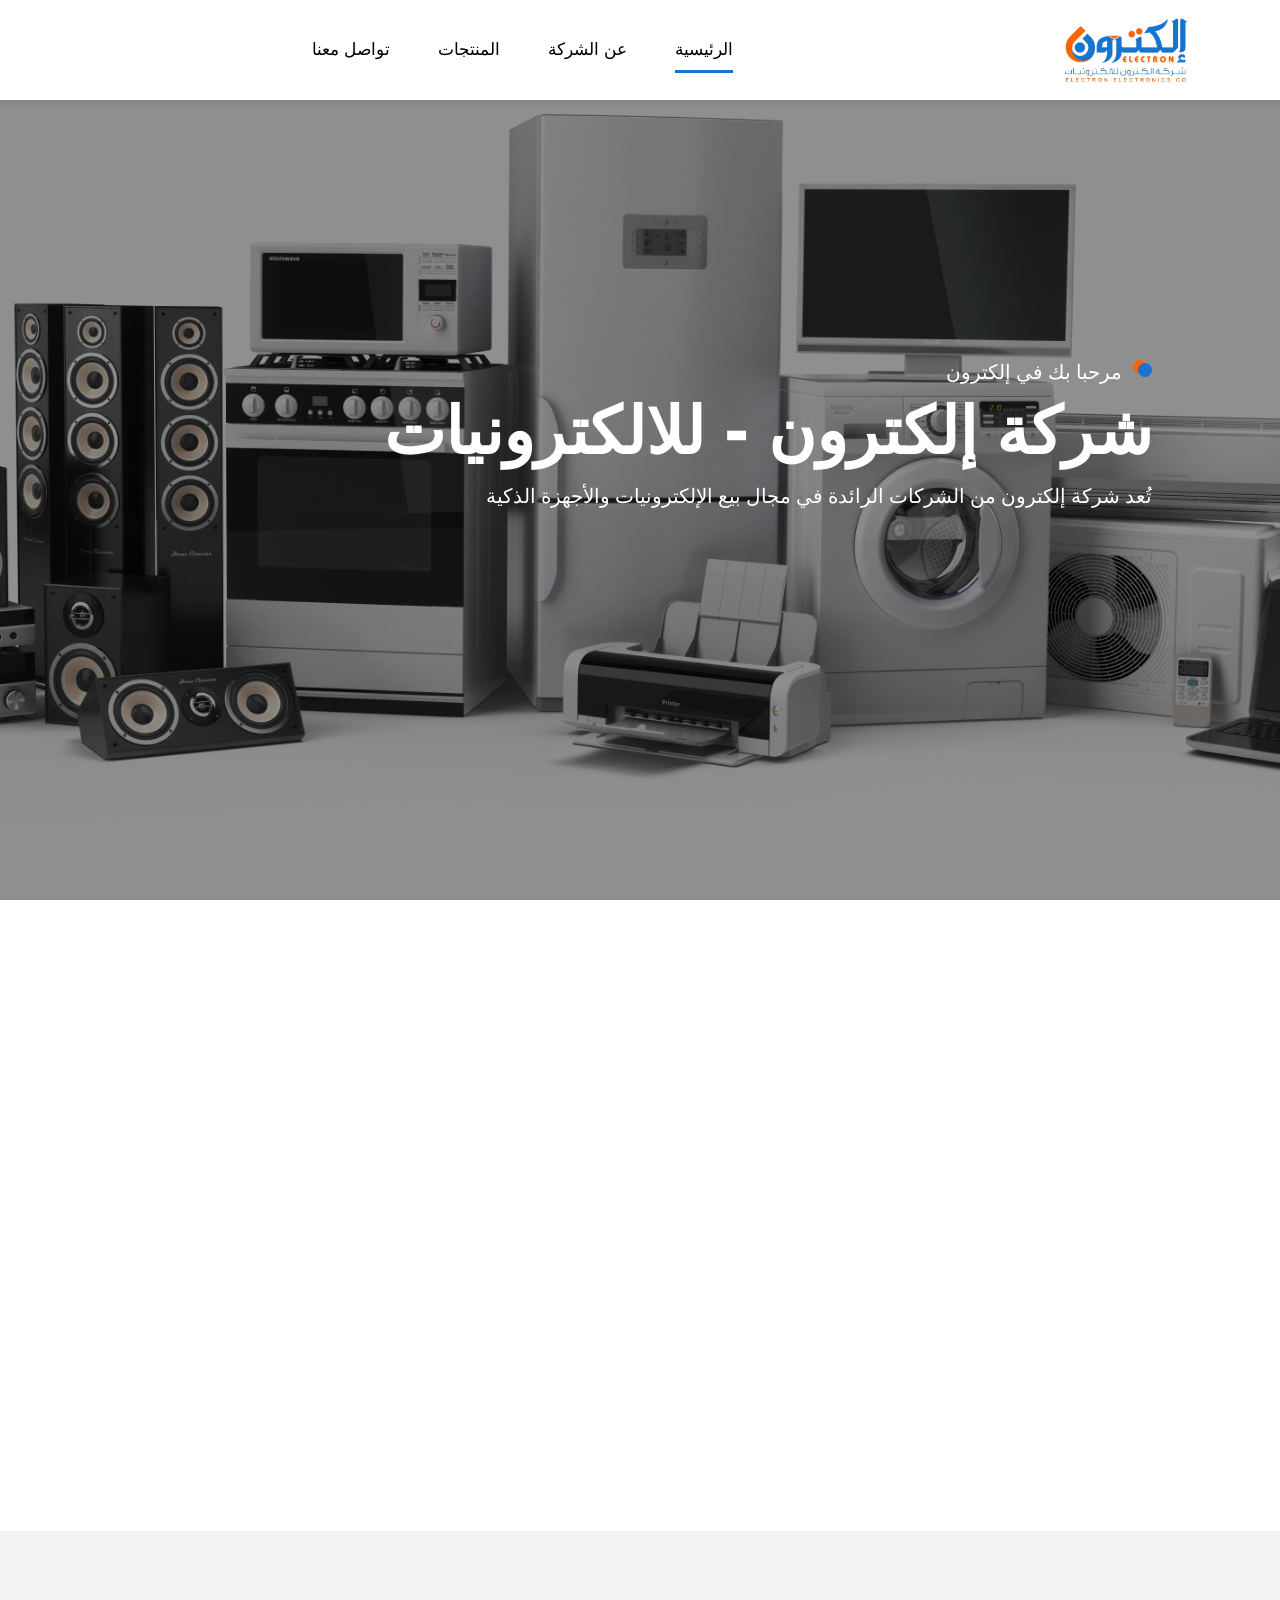
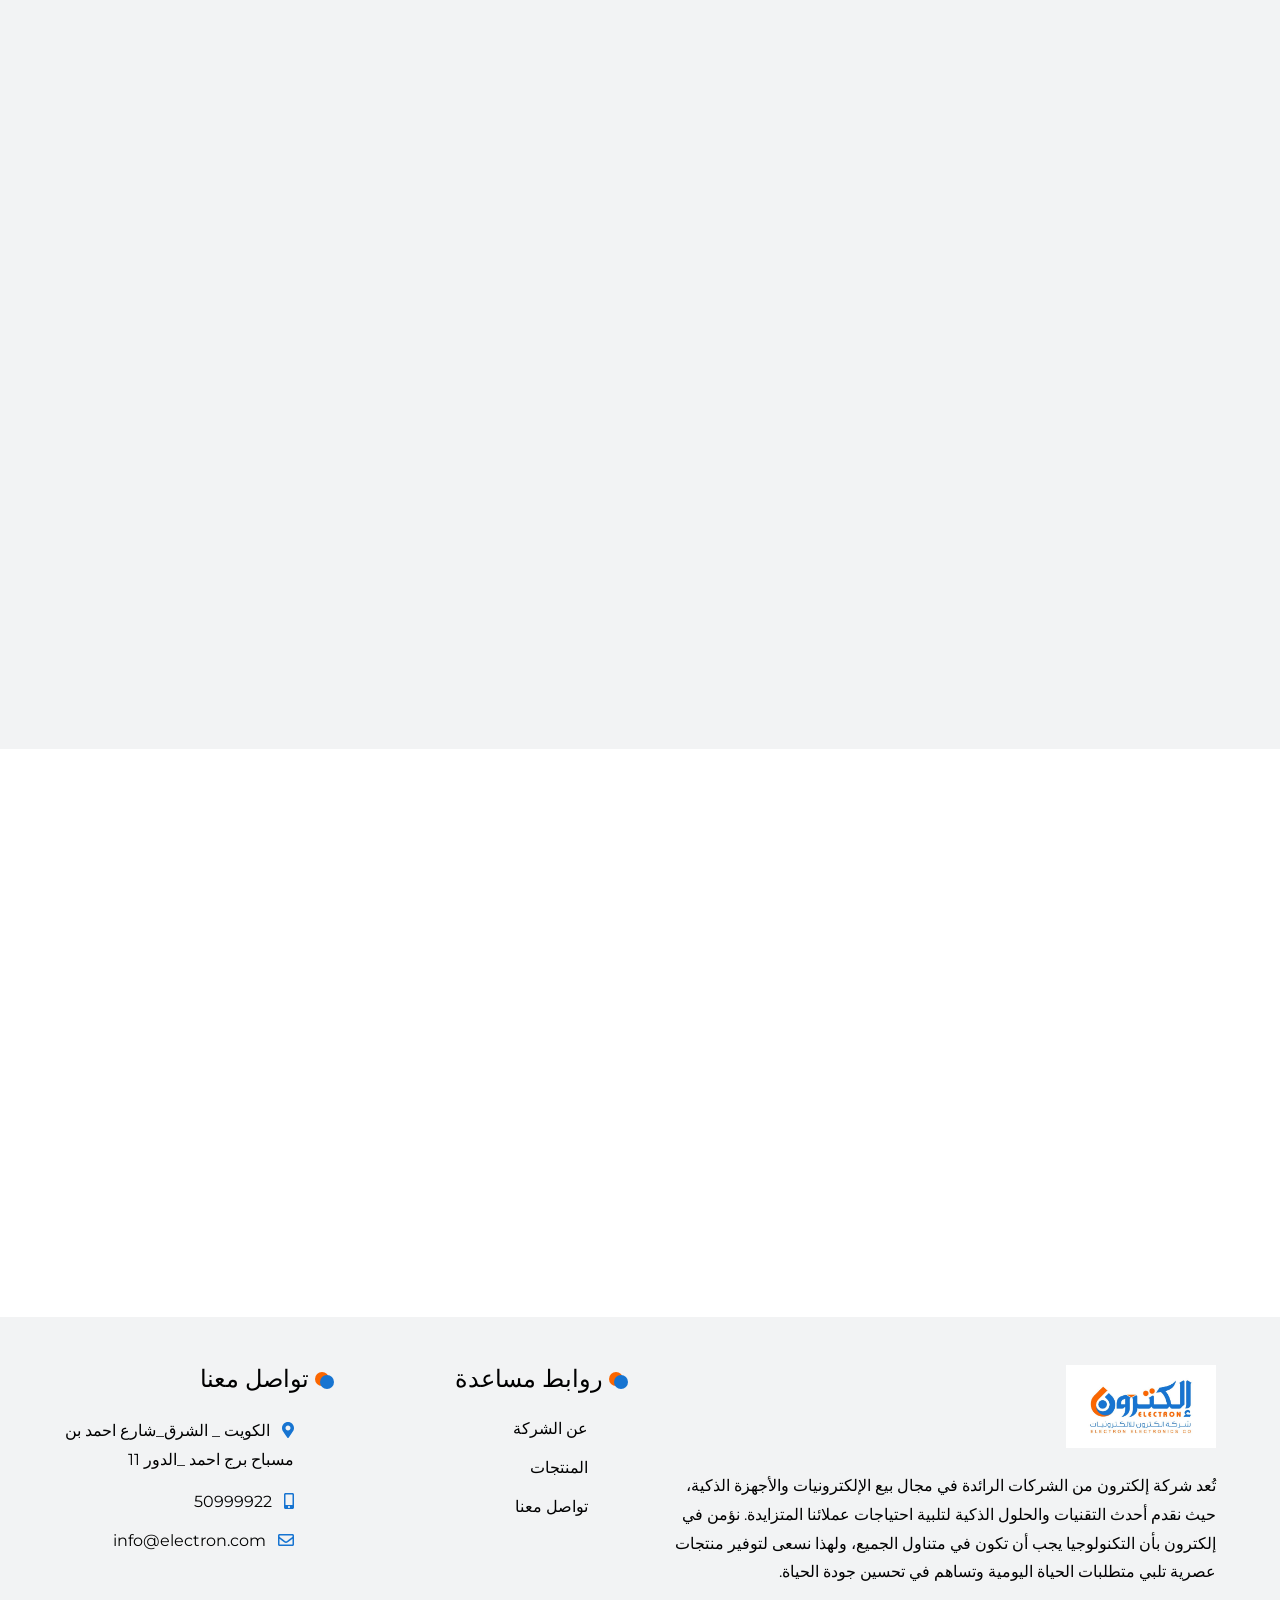
<file: index.html>
<!DOCTYPE html>
<html dir="rtl" lang="ar">

<head>
  <meta charset="UTF-8" />
  <meta name="description" content="" />
  <meta name="keywords" content="" />
  <meta name="author" content="" />
  <meta http-equiv="X-UA-Compatible" content="IE=edge" />
  <meta name="viewport" content="width=device-width, initial-scale=1" />
  <meta property="og:url" content="" />
  <meta property="og:type" content="article" />
  <meta property="og:title" content="" />
  <meta property="og:description" content="" />
  <meta property="og:image" content="" />
  <title>إلكترون</title>

  <link rel="shortcut icon" href="SiteAssets/images/logo.jpg" sizes="25x25" />

  <!-- Stylesheets -->
  <link rel="stylesheet" href="SiteAssets/bootstrap-5.1.3/dist/css/bootstrap.min.css">
  <link rel="stylesheet" href="SiteAssets/fontawesome-free-5.15.4-web/css/all.min.css">
  <link rel="stylesheet" href="SiteAssets/css/animate.min.css">
  <link rel="stylesheet" href="SiteAssets/aos-master/dist/aos.css">


  <!-- Main Style -->
  <link rel="stylesheet" href="SiteAssets/css/style.css" type="text/css" />

  <!-- Owl Carousel -->
  <link rel="stylesheet" href="SiteAssets/OwlCarousel2-2.3.4/dist/assets/owl.carousel.min.css" />
  <link rel="stylesheet" href="SiteAssets/OwlCarousel2-2.3.4/dist/assets/owl.theme.default.min.css" />

  <!-- include Gallery (lightbox) plugin -->
  <link rel="stylesheet" href="SiteAssets/lightbox/css/lightbox.min.css" />
  <!-- fonts -->
  <link rel="preconnect" href="https://fonts.googleapis.com">
  <link rel="preconnect" href="https://fonts.gstatic.com" crossorigin>
  <link href="https://fonts.googleapis.com/css2?family=Montserrat:wght@400;500;600;700;800;900&display=swap"
    rel="stylesheet">
</head>

<body>

  <header class="navbar navbar-expand-lg navbar-dark fixed-top">
    <div class="contain px-5">
      <a class="navbar-brand" href="index.html">
        <img src="SiteAssets/images/logo.jpg">
      </a>
      <button class="navbar-toggler" type="button" data-bs-toggle="collapse" data-bs-target="#navbarSupportedContent"
        aria-controls="navbarSupportedContent" aria-expanded="false" aria-label="Toggle navigation">
        <span class="navbar-toggler-icon"></span>
      </button>
      <div class="collapse navbar-collapse" id="navbarSupportedContent">
        <ul class="navbar-nav mx-auto mb-2 mb-lg-0">
          <li class="nav-item active" aria-current="page">
            <a class="nav-link" href="index.html">الرئيسية</a>
          </li>
          <li class="nav-item">
            <a class="nav-link" href="about.html"> عن الشركة</a>
          </li>
          <li class="nav-item">
            <a class="nav-link" href="products.html">المنتجات</a>
          </li>
          <li class="nav-item">
            <a class="nav-link" href="contact.html"> تواصل معنا</a>
          </li>
        </ul>
      </div>


    </div>
  </header>

  <main>
    <section class="slider">
      <div class="owl-one owl-carousel owl-theme">
        <div class="item">
          <figure>
            <img src="SiteAssets/images/bg4.jpg" alt="">
            <figcaption>
              <h5 class="slide-title-1"> مرحبا بك في إلكترون</h5>
              <h2 class="slide-title-2">            شركة إلكترون -   للالكترونيات
              </h2>
              <p class="slide-text">
                 تُعد شركة إلكترون من الشركات الرائدة في مجال بيع الإلكترونيات والأجهزة الذكية 
              </p>
            </figcaption>
          </figure>
        </div>
        <!-- <div class="item">
          <figure>
            <img src="SiteAssets/images/bg1.jpg" alt="">
            <figcaption>
              <h5 class="slide-title-1"> مرحبا بك في إلكترون</h5>
              <h2 class="slide-title-2">            شركة إلكترون -   للالكترونيات
              </h2>
              <p class="slide-text">
                 تُعد شركة إلكترون من الشركات الرائدة في مجال بيع الإلكترونيات والأجهزة الذكية 
              </p>
            </figcaption>
          </figure>
        </div> -->

        <!-- <div class="item">
          <figure>
            <img src="SiteAssets/images/bg5.jpg" alt="">
            <figcaption>
              <h5 class="slide-title-1"> مرحبا بك في إلكترون</h5>
              <h2 class="slide-title-2">            شركة إلكترون -   للالكترونيات
              </h2>
              <p class="slide-text">
                 تُعد شركة إلكترون من الشركات الرائدة في مجال بيع الإلكترونيات والأجهزة الذكية 
              </p>
            </figcaption>
          </figure>
        </div> -->
       
      </div>
    </section>

    <section class="about-sec p-sm-5 p-4 ">
      <div class="row pt-5 m-0 justify-content-between align-items-center overflow-hidden">
        <div class="col-lg-6 py-sm-0 py-4" data-aos="fade-left">
          <h6 class="about-mini-title">عن الشركة </h6>
          <h2 class="about-title my-3">
            شركة إلكترون -   للالكترونيات
          </h2>
          <p>

            تُعد شركة إلكترون من الشركات الرائدة في مجال بيع الإلكترونيات والأجهزة الذكية، حيث نقدم أحدث التقنيات
            والحلول الذكية لتلبية احتياجات عملائنا المتزايدة. نؤمن في إلكترون بأن التكنولوجيا يجب أن تكون في متناول
            الجميع، ولهذا نسعى لتوفير منتجات عصرية تلبي متطلبات الحياة اليومية وتساهم في تحسين جودة الحياة.

            خدماتنا
            لا يقتصر دورنا على بيع الأجهزة فحسب، بل نقدم أيضًا خدمات ما بعد البيع المميزة، بما في ذلك الصيانة، والدعم
            الفني، والاستشارات التقنية، لنساعد عملاءنا في الحصول على أقصى استفادة من أجهزتهم.

            رؤيتنا
            نهدف في إلكترون إلى أن نكون الوجهة الأولى لعشاق التكنولوجيا، حيث نبني جسورًا من الثقة مع عملائنا من خلال
            توفير منتجات ذات جودة عالية وخدمات ممتازة.

            لماذا إلكترون؟
            أحدث التقنيات: نوفر الأجهزة الأكثر تطورًا في السوق.
            أسعار تنافسية: نحافظ على توازن بين الجودة والسعر لتلبية مختلف الاحتياجات.
            دعم فني متواصل: فريقنا المتخصص على استعداد لمساعدتك في أي وقت.
            إلكترون هو المكان الأمثل لعشاق التكنولوجيا والباحثين عن الأجهزة الحديثة ذات الجودة العالية والخدمات
            الممتازة. تابعونا واستمتعوا بتجربة تسوق إلكتروني لا مثيل لها!


          </p>
        </div>
        <div class="col-lg-5 h-100" data-aos="fade-right">
          <figure class="about-img">
            <img src="SiteAssets/images/about.webp" alt="">

          </figure>
        </div>
      </div>

    </section>


    <section class="products p-sm-5 p-4 ">
      <h2 class="title display-4 pb-3 text-center" data-aos="fade-down">المنتجات</h2>
      <h6 class="px-xl-5 pt-3 text-center" data-aos="zoom-in">       نقدم مجموعة واسعة من الأجهزة الإلكترونية، بما في ذلك الهواتف الذكية، وأجهزة الحاسوب المحمول،
        وأجهزة التلفاز الذكية، والسماعات، وغيرها من الملحقات التقنية. </h6>
      <ul class="nav nav-pills justify-content-center" id="pills-tab" role="tablist">
        <li class="nav-item" role="presentation" data-aos="zoom-in">
          <button class="nav-link fw-bold active" id="pills-contact-tab" data-bs-toggle="pill" data-bs-target="#pills-contact"
            type="button" role="tab" aria-controls="pills-contact" aria-selected="false">الغسالات
          </button>
        </li>
        <li class="nav-item" role="presentation" data-aos="zoom-in">
          <button class="nav-link fw-bold " id="pills-home-tab" data-bs-toggle="pill" data-bs-target="#pills-home"
            type="button" role="tab" aria-controls="pills-home" aria-selected="false">الموبايلات
          </button>

        </li>
       
        <li class="nav-item" role="presentation" data-aos="zoom-in">
          <button class="nav-link fw-bold" id="pills-profile-tab" data-bs-toggle="pill" data-bs-target="#pills-profile"
            type="button" role="tab" aria-controls="pills-profile" aria-selected="false">التلفزيونات
          </button>
        </li>
      </ul>
      <div class="tab-content px-xl-5 pt-3" id="pills-tabContent">
        <div class="tab-pane fade " id="pills-home" role="tabpanel" aria-labelledby="pills-home-tab">
          <div class="row">
            <div class="col-lg-3 col-md-6 mb-4 product position-relative" data-aos="zoom-in">
              <figure class="product-img m-0">
                <img src="SiteAssets/images/mobile1.jpg" alt="#">
              </figure>
              <div class="pro-caption">
                <h6 class="product-btn"> <a href="products.html">هاتف</a></h6>
                <h5><a href="single-product.html"> سامسونج جالاكسي إس23 ألترا </a></h5>
              </div>
            </div>
            <div class="col-lg-3 col-md-6 mb-4 product position-relative" data-aos="zoom-in">
              <figure class="product-img m-0">
                <img src="SiteAssets/images/product2.webp" alt="#">
              </figure>
              <div class="pro-caption">
                <h6 class="product-btn"> <a href="products.html">هاتف</a></h6>
                <h5><a href="single-product.html"> ايفون 15</a></h5>
              </div>
            </div>
            <div class="col-lg-3 col-md-6 mb-4 product position-relative" data-aos="zoom-in">
              <figure class="product-img m-0">
                <img src="SiteAssets/images/product3.webp" alt="#">
              </figure>
              <div class="pro-caption">
                <h6 class="product-btn"><a href="products.html">هاتف</a></h6>
                <h5><a href="single-product.html">  أيفون 12 من أبل</a></h5>
              </div>
            </div>
            <div class="col-lg-3 col-md-6 mb-4 product position-relative" data-aos="zoom-in">
              <figure class="product-img m-0">
                <img src="SiteAssets/images/product1.webp" alt="#">
              </figure>
              <div class="pro-caption">
                <h6 class="product-btn"><a href="products.html">هاتف</a></h6>
                <h5><a href="single-product.html">  ايفون 15 برو ماكس</a></h5>
              </div>
            </div>
          </div>

        </div>
        <div class="tab-pane fade" id="pills-profile" role="tabpanel" aria-labelledby="pills-profile-tab">
          <div class="row m-0">
            <div class="col-lg-3 col-md-6 mb-4 product position-relative" data-aos="zoom-in">
              <figure class="product-img m-0">
                <img src="SiteAssets/images/tv1.webp" alt="#">
              </figure>
              <div class="pro-caption">
                <h6 class="product-btn">تليفزيون</h6>
                <h5><a href="single-product.html">48 بوصة من بينكيو </a></h5>
              </div>
            </div>
            <div class=" col-lg-3 col-md-6 mb-4 product position-relative" data-aos="zoom-in">
              <figure class="product-img m-0">
                <img src="SiteAssets/images/tv2.webp" alt="#">
              </figure>
              <div class="pro-caption">
                <h6 class="product-btn"> تليفزيون</h6>
                <h5><a href="single-product.html"> 75 بوصة من سوني</a></h5>
              </div>
            </div>
            <div class=" col-lg-3 col-md-6 mb-4 product position-relative" data-aos="zoom-in">
              <figure class="product-img m-0">
                <img src="SiteAssets/images/tv3.webp" alt="#">
              </figure>
              <div class="pro-caption">
                <h6 class="product-btn">تليفزيون</h6>
                <h5><a href="single-product.html">75 بوصة من هايسنس </a></h5>
              </div>
            </div>
            <div class=" col-lg-3 col-md-6 mb-4 product position-relative" data-aos="zoom-in">
              <figure class="product-img m-0">
                <img src="SiteAssets/images/tv4.webp" alt="#">
              </figure>
              <div class="pro-caption">
                <h6 class="product-btn">تليفزيون</h6>
                <h5><a href="single-product.html">سوني برافيا الذكي 98 بوصة    </a></h5>
              </div>
            </div>


          </div>

        </div>
        <div class="tab-pane fade active show" id="pills-contact" role="tabpanel" aria-labelledby="pills-contact-tab">
          <div class="row m-0">
            <div class=" col-lg-3 col-md-6 mb-4 product position-relative" data-aos="zoom-in">
              <figure class="product-img m-0">
                <img src="SiteAssets/images/wahs1.webp" alt="#">
              </figure>
              <div class="pro-caption">
                <h6 class="product-btn">غساله</h6>
                <h5><a href="single-product.html"> فيفاتشي   إل جي 10 كجم  </a></h5>
              </div>
            </div>
            <div class=" col-lg-3 col-md-6 mb-4 product position-relative" data-aos="zoom-in">
              <figure class="product-img m-0">
                <img src="SiteAssets/images/wash2.webp" alt="#">
              </figure>
              <div class="pro-caption">
                <h6 class="product-btn"> غساله</h6>
                <h5><a href="single-product.html"> هايسنس 12 كجم</a></h5>
              </div>
            </div>
            <div class=" col-lg-3 col-md-6 mb-4 product position-relative" data-aos="zoom-in">
              <figure class="product-img m-0">
                <img src="SiteAssets/images/wash4.webp" alt="#">
              </figure>
              <div class="pro-caption">
                <h6 class="product-btn"> غساله</h6>
                <h5><a href="single-product.html"> بوش   9 كجم </a></h5>
              </div>
            </div>
            <div class=" col-lg-3 col-md-6 mb-4 product position-relative" data-aos="zoom-in">
              <figure class="product-img m-0">
                <img src="SiteAssets/images/wash3.webp" alt="#">
              </figure>
              <div class="pro-caption">
                <h6 class="product-btn"> غساله</h6>
                <h5><a href="single-product.html"> هاير 9 كجم</a></h5>
              </div>
            </div>
          </div>

        </div>
      </div>
      <div class="section-link text-center py-4" data-aos="fade-in">
        <a href="products.html">
          <span> اعرض كل المنتجات </span>
          <svg xmlns="http://www.w3.org/2000/svg" width="16" height="16" fill="currentColor"
            class="bi bi-arrow-left-circle" viewBox="0 0 16 16">
            <path fill-rule="evenodd"
              d="M1 8a7 7 0 1 0 14 0A7 7 0 0 0 1 8zm15 0A8 8 0 1 1 0 8a8 8 0 0 1 16 0zM4.5 7.5a.5.5 0 0 0 0 1h5.793l-2.147 2.146a.5.5 0 0 0 .708.708l3-3a.5.5 0 0 0 0-.708l-3-3a.5.5 0 1 0-.708.708L10.293 7.5H4.5z">
            </path>
          </svg> </a>
      </div>

    </section>

    <section class="contact pt-sm-5 pt-4 px-sm-5 px-4">
      <h2 class="title display-4 pb-3 text-center" data-aos="fade-down">تواصل معنا</h2>

      <div class="row p-4 overflow-hidden">
        <div class="col-xl-4 col-lg-6 p-0" data-aos="fade-left">
          <div class="contact-info ">
            <h6 class="contact-title">Contact</h6>
            <ul class="list-unstyled mx-0 my-3 p-0">

              <li><a href="#" class="d-block">
                  <strong>الإيميل : </strong>
                  info@electron.com                </a>
              </li>
              <li><a href="#" class="d-block">
                  <strong>الواتساب :</strong>
                  50999922                </a>
              </li>
            </ul>
            <h6 class="contact-title">العنوان</h6>
            <p>الكويت _ الشرق_شارع احمد بن مسباح برج احمد _الدور 11</p>
            <h6 class="contact-title">Social Media</h6>
            <div class="social-media">
              <a href="#"><i class="fab fa-facebook-square"></i></a>
              <a href="#"><i class="fab fa-twitter"></i></a>
              <a href="#"><i class="fab fa-youtube"></i></a>
            </div>
          </div>
        </div>
        <div class="col-xl-8 col-lg-6 contact-map p-0" data-aos="fade-right">
          <iframe src="https://www.google.com/maps/embed?pb=!1m18!1m12!1m3!1d27812.767776738256!2d47.94610979182906!3d29.382117034482356!2m3!1f0!2f0!3f0!3m2!1i1024!2i768!4f13.1!3m3!1m2!1s0x3fcf84923ce75e13%3A0xcde01198ed97a055!2sSharq%2C%20Kuwait%20City%2C%20Kuwait!5e0!3m2!1sen!2seg!4v1731756713487!5m2!1sen!2seg" width="600" height="450" style="border:0;" allowfullscreen="" loading="lazy" referrerpolicy="no-referrer-when-downgrade"></iframe>
        </div>

      </div>
    </section>

  </main>
  <footer class="p-sm-5 p-4">
    <div class="row position-relative justify-content-center px-3">
      <div class="col-lg-6">
        <figure>
          <img src="SiteAssets/images/logo.jpg" alt="#">
          <figcaption class="pt-4">
            <p>تُعد شركة إلكترون من الشركات الرائدة في مجال بيع الإلكترونيات والأجهزة الذكية، حيث نقدم أحدث التقنيات والحلول الذكية لتلبية احتياجات عملائنا المتزايدة. نؤمن في إلكترون بأن التكنولوجيا يجب أن تكون في متناول الجميع، ولهذا نسعى لتوفير منتجات عصرية تلبي متطلبات الحياة اليومية وتساهم في تحسين جودة الحياة.</p>
          </figcaption>

        </figure>
      </div>
      <div class="col-lg-6">
        <div class="row">
          <div class="col-md-6 col-sm-12 ps-lg-5">
            <h4 class="footer-title position-relative">روابط مساعدة</h4>
            <ul class="list-unstyled pt-4">
              <li><a href="about.html">عن الشركة</a></li>
              <li><a href="products.html">المنتجات</a></li>
              <li><a href="contact.html">تواصل معنا</a></li>
            </ul>
          </div>
          <div class="col-md-6 col-sm-12">
            <h4 class="footer-title position-relative">تواصل معنا</h4>
            <ul class="list-unstyled pt-4 ">
              <li>
                <p class="m-0">
                  <i class="fas fa-map-marker-alt main-color"></i>
                  <a href="#" class="d-inline mb-2 mx-2"> الكويت _ الشرق_شارع احمد بن مسباح برج احمد _الدور  11</a>
                </p>
              </li>
              <li>
                <i class="fas fa-mobile-alt main-color"></i>
                <a href="#" class="d-inline mb-2 mx-2">50999922</a>
              </li>
              <li>
                <i class="far fa-envelope main-color"></i>
                <a href="#" class="d-inline mb-2 mx-2">
                  info@electron.com
                </a>
              </li>
            </ul>
          </div>
        </div>
      </div>
    </div>
  </footer>
  <script src="SiteAssets/js/jquery-3.6.0.min.js"></script>
  <script src="SiteAssets/bootstrap-5.1.3/dist/js/bootstrap.min.js"></script>
  <script src="SiteAssets/fontawesome-free-5.15.4-web/js/all.min.js"></script>

  <!-- Main js -->
  <script src="SiteAssets/js/style.js"></script>

  <!-- include Gallery (lightbox) plugin js-->
  <script src="SiteAssets/lightbox/js/lightbox.min.js"></script>

  <!-- include Owl Carousel plugin js-->
  <script src="SiteAssets/OwlCarousel2-2.3.4/dist/owl.carousel.min.js"></script>
  <script src="SiteAssets/aos-master/dist/aos.js"></script>
  <script>
    AOS.init();
  </script>

  <script>
    $('.owl-one').owlCarousel({
      items: 1,
      loop: true,
      dots: true,
      nav: true,
      autoplay: true,
      smartSpeed: 450,
      rtl: true,

    });

  </script>
  <script>
    var slideIndex = 1;
    showSlides(slideIndex);

    function plusSlides(n) {
      showSlides(slideIndex += n);
    }

    function currentSlide(n) {
      showSlides(slideIndex = n);
    }

    function showSlides(n) {
      var i;
      var slides = document.getElementsByClassName("mySlides");
      var dots = document.getElementsByClassName("demo");
      if (n > slides.length) {
        slideIndex = 1
      }
      if (n < 1) {
        slideIndex = slides.length
      }
      for (i = 0; i < slides.length; i++) {
        slides[i].style.display = "none";
      }
      for (i = 0; i < dots.length; i++) {
        dots[i].className = dots[i].className.replace(" active", "");
      }
      slides[slideIndex - 1].style.display = "block";
      dots[slideIndex - 1].className += " active";
    }
  </script>
</body>

</html>
</file>
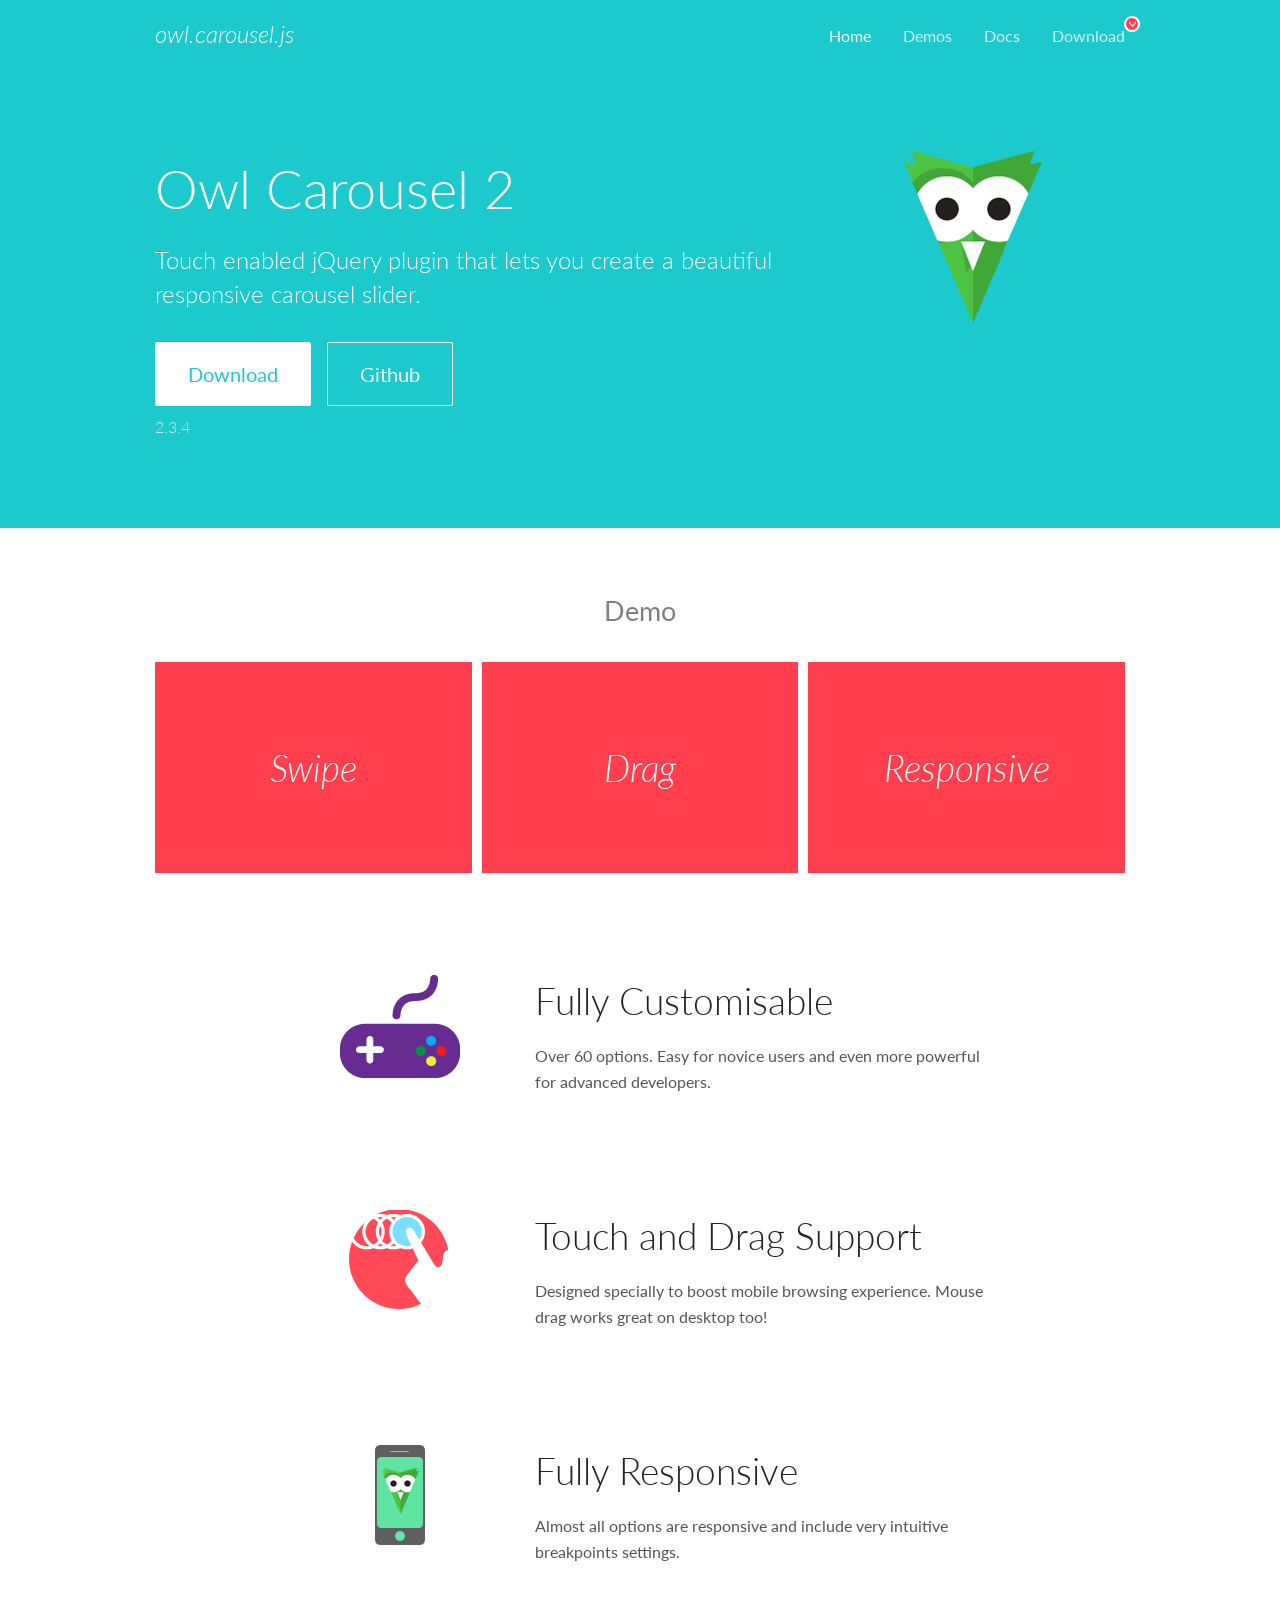
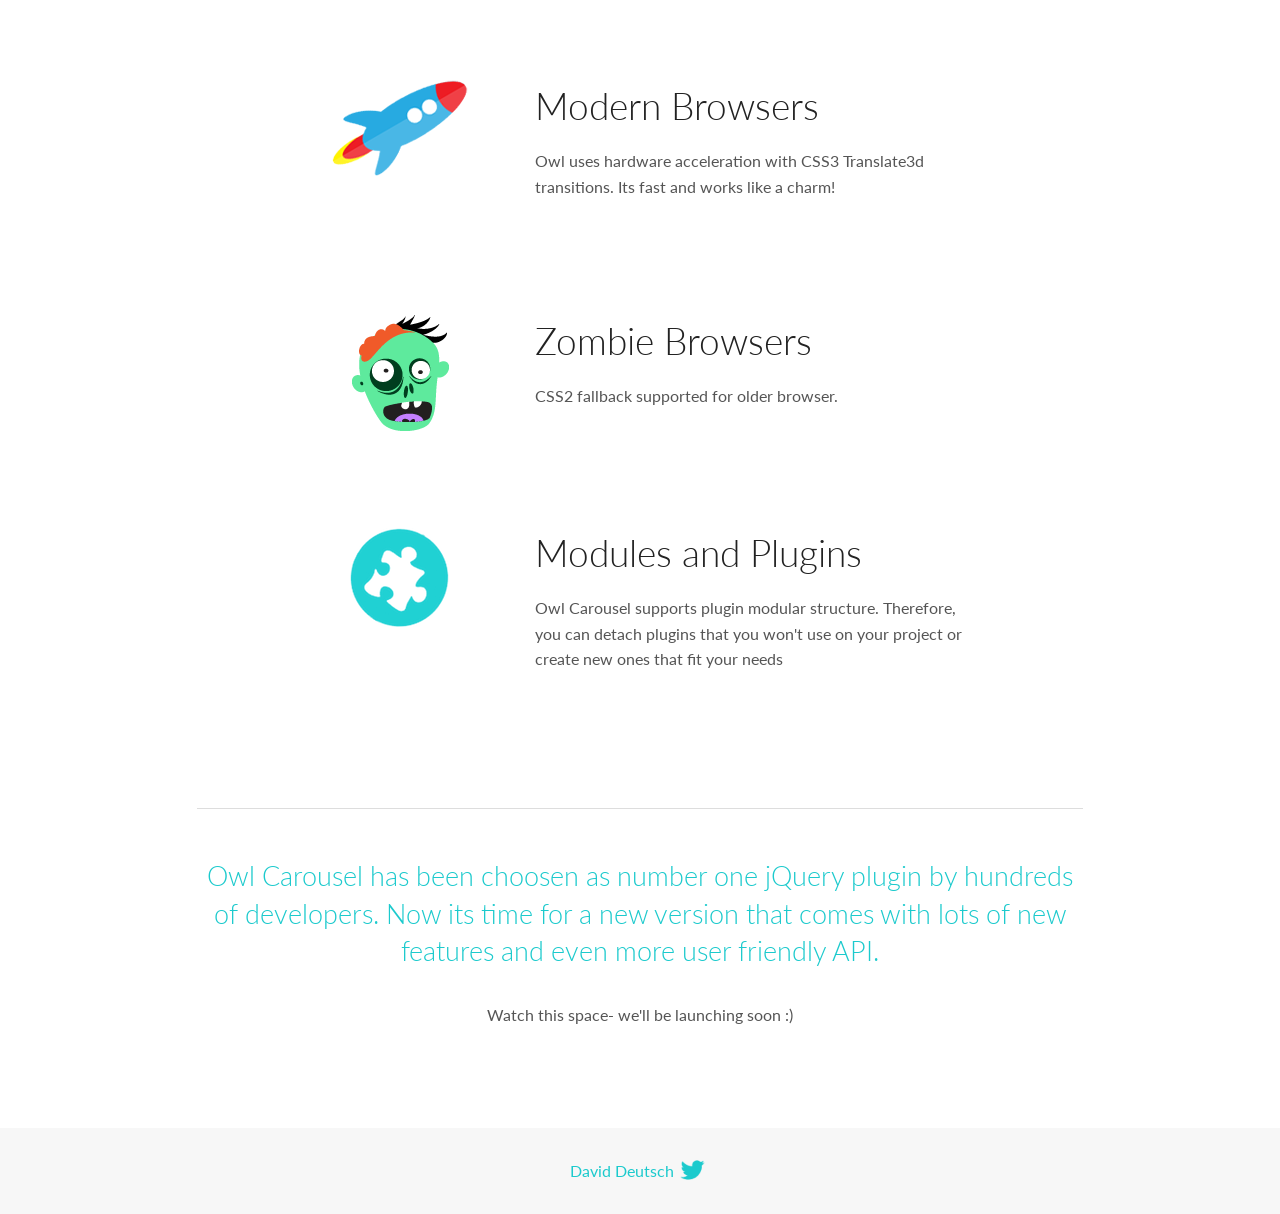
<file: SiteAssets/OwlCarousel2-2.3.4/docs/index.html>
<!DOCTYPE html>
<html lang="en">
  <head>

    <!-- head -->
    <meta charset="utf-8">
    <meta name="msapplication-tap-highlight" content="no" />
    <meta name="viewport" content="width=device-width, initial-scale=1.0" />
    <meta name="description" content="Touch enabled jQuery plugin that lets you create beautiful responsive carousel slider.">
    <meta name="author" content="David Deutsch">
    <title>
      Home | Owl Carousel | 2.3.4
    </title>

    <!-- Stylesheets -->
    <link href='https://fonts.googleapis.com/css?family=Lato:300,400,700,400italic,300italic' rel='stylesheet' type='text/css'>
    <link rel="stylesheet" href="assets/css/docs.theme.min.css">

    <!-- Owl Stylesheets -->
    <link rel="stylesheet" href="assets/owlcarousel/assets/owl.carousel.min.css">
    <link rel="stylesheet" href="assets/owlcarousel/assets/owl.theme.default.min.css">

    <!-- HTML5 shim and Respond.js IE8 support of HTML5 elements and media queries -->

    <!--[if lt IE 9]>
      <script src="https://oss.maxcdn.com/libs/html5shiv/3.7.0/html5shiv.js"></script>
      <script src="https://oss.maxcdn.com/libs/respond.js/1.3.0/respond.min.js"></script>
    <![endif]-->

    <!-- Favicons -->
    <link rel="apple-touch-icon-precomposed" sizes="144x144" href="assets/ico/apple-touch-icon-144-precomposed.png">
    <link rel="shortcut icon" href="assets/ico/favicon.png">
    <link rel="shortcut icon" href="favicon.ico">

    <!-- Yeah i know js should not be in header. Its required for demos.-->

    <!-- javascript -->
    <script src="assets/vendors/jquery.min.js"></script>
    <script src="assets/owlcarousel/owl.carousel.js"></script>
  </head>
  <body>

    <!-- header -->
    <header class="header">
      <div class="row">
        <div class="large-12 columns">
          <div class="brand left">
            <h3>
              <a href="/OwlCarousel2/">owl.carousel.js</a> 
            </h3>
          </div>
          <a id="toggle-nav" class="right">
            <span></span> <span></span> <span></span> 
          </a> 
          <div class="nav-bar">
            <ul class="clearfix">
              <li class="active">
                <a href="/OwlCarousel2/index.html">Home</a> 
              </li>
              <li> <a href="/OwlCarousel2/demos/demos.html">Demos</a>  </li>
              <li> <a href="/OwlCarousel2/docs/started-welcome.html">Docs</a>  </li>
              <li>
                <a href="https://github.com/OwlCarousel2/OwlCarousel2/archive/2.3.4.zip">Download</a> 
                <span class="download"></span> 
              </li>
            </ul>
          </div>
        </div>
      </div>
    </header>

    <!-- home panel -->
    <section id="hero">
      <div class="row">
        <div class="large-8 medium-8 columns">
          <h1>Owl Carousel 2</h1>
          <h4>Touch enabled jQuery plugin that lets you create a beautiful responsive carousel slider.</h4>
          <a href="https://github.com/OwlCarousel2/OwlCarousel2/archive/2.3.4.zip" class="hero-button">Download</a> 
          <a href="https://github.com/OwlCarousel2/OwlCarousel2" class="hero-button outline">Github</a> 
          <p>2.3.4</p>
        </div>
        <div class="large-4 medium-4 columns">
          <img class="owl-logo" src="assets/img/owl-logo.png" alt="mr. Owl">
        </div>
      </div>
    </section>

    <!-- body -->
    <div class="home-demo">
      <div class="row">
        <div class="large-12 columns">
          <h3>Demo</h3>
          <div class="owl-carousel">
            <div class="item">
              <h2>Swipe</h2>
            </div>
            <div class="item">
              <h2>Drag</h2>
            </div>
            <div class="item">
              <h2>Responsive</h2>
            </div>
            <div class="item">
              <h2>CSS3</h2>
            </div>
            <div class="item">
              <h2>Fast</h2>
            </div>
            <div class="item">
              <h2>Easy</h2>
            </div>
            <div class="item">
              <h2>Free</h2>
            </div>
            <div class="item">
              <h2>Upgradable</h2>
            </div>
            <div class="item">
              <h2>Tons of options</h2>
            </div>
            <div class="item">
              <h2>Infinity</h2>
            </div>
            <div class="item">
              <h2>Auto Width</h2>
            </div>
          </div>
        </div>
      </div>
    </div>
    <script>
      var owl = $('.owl-carousel');
      owl.owlCarousel({
        margin: 10,
        loop: true,
        responsive: {
          0: {
            items: 1
          },
          600: {
            items: 2
          },
          1000: {
            items: 3
          }
        }
      })
    </script>

    <!-- features -->
    <div id="features">
      <div class="row">
        <div class="small-12 medium-9 small-centered columns">
          <section class="row feature">
            <div class="medium-4 small-12 columns">
              <img src="assets/img/feature-options.png" alt="">
            </div>
            <div class="medium-8 small-12 columns">
              <h2>Fully Customisable</h2>
              <p>Over 60 options. Easy for novice users and even more powerful for advanced developers.</p>
            </div>
          </section>
          <section class="row feature">
            <div class="medium-4 small-12 columns">
              <img src="assets/img/feature-drag.png" alt="">
            </div>
            <div class="medium-8 small-12 columns">
              <h2>Touch and Drag Support</h2>
              <p>Designed specially to boost mobile browsing experience. Mouse drag works great on desktop too!</p>
            </div>
          </section>
          <section class="row feature">
            <div class="medium-4 small-12 columns">
              <img src="assets/img/feature-responsive.png" alt="">
            </div>
            <div class="medium-8 small-12 columns">
              <h2>Fully Responsive</h2>
              <p>Almost all options are responsive and include very intuitive breakpoints settings.</p>
            </div>
          </section>
          <section class="row feature">
            <div class="medium-4 small-12 columns">
              <img src="assets/img/feature-modern.png" alt="">
            </div>
            <div class="medium-8 small-12 columns">
              <h2>Modern Browsers</h2>
              <p>Owl uses hardware acceleration with CSS3 Translate3d transitions. Its fast and works like a charm! </p>
            </div>
          </section>
          <section class="row feature">
            <div class="medium-4 small-12 columns">
              <img src="assets/img/feature-zombie.png" alt="">
            </div>
            <div class="medium-8 small-12 columns">
              <h2>Zombie Browsers</h2>
              <p>CSS2 fallback supported for older browser.</p>
            </div>
          </section>
          <section class="row feature">
            <div class="medium-4 small-12 columns">
              <img src="assets/img/feature-module.png" alt="">
            </div>
            <div class="medium-8 small-12 columns">
              <h2>Modules and Plugins</h2>
              <p>Owl Carousel supports plugin modular structure. Therefore, you can detach plugins that you won&#x27;t use on your project or create new ones that fit your needs</p>
            </div>
          </section>
        </div>
      </div>
    </div>

    <!-- footer -->
    <section id="teaser-text">
      <div class="row">
        <div class="small-12 medium-11 small-centered columns">
          <hr>
          <h3 id="owl-carousel-has-been-choosen-as-number-one-jquery-plugin-by-hundreds-of-developers-now-its-time-for-a-new-version-that-comes-with-lots-of-new-features-and-even-more-user-friendly-api-">Owl Carousel has been choosen as number one jQuery plugin by hundreds of developers. Now its time for a new version that comes with lots of new features and even more user friendly API.</h3>
          <p>Watch this space- we&#39;ll be launching soon :)</p>
        </div>
      </div>
    </section>

    <!-- footer -->
    <footer class="footer">
      <div class="row">
        <div class="large-12 columns">
          <h5>
            <a href="/OwlCarousel2/docs/support-contact.html">David Deutsch</a> 
            <a id="custom-tweet-button" href="https://twitter.com/share?url=https://github.com/OwlCarousel2/OwlCarousel2&text=Owl Carousel - This is so awesome! " target="_blank"></a> 
          </h5>
        </div>
      </div>
    </footer>

    <!-- vendors -->
    <script src="assets/vendors/highlight.js"></script>
    <script src="assets/js/app.js"></script>
  </body>
</html>
</file>
<file: SiteAssets/css/style.css>
html {
    scroll-behavior: smooth;
}

::-webkit-scrollbar {
    width: 10px;
}

::selection {
    background-color: #1774d1;
    -webkit-text-fill-color: #ffffff;
    color: #ffffff;
}

::-moz-selection {
    background-color: #1774d1;
    color: #ffffff;
    -webkit-text-fill-color: #ffffff;

}

::-webkit-selection {
    background-color: #1774d1;
    -webkit-text-fill-color: #ffffff;
    color: #ffffff;
}

::-webkit-scrollbar-track {
    background: #f1f1f1;
}

::-webkit-scrollbar-thumb {
    background: #1774d1;
}

/* ::-webkit-scrollbar-thumb:hover {
    background: #ddd;
} */

body {
    font-family: 'Montserrat', sans-serif;
}

.main-color {
    color: #1774d1;
}

/* any link to read */
a {
    text-decoration: none;
    color: inherit;
}

a:hover {
    color: inherit;
}

p {
    line-height: 1.8;
}

.btn {
    padding: 0.65rem 2.5rem;
    box-shadow: none;
    color: #fff;
    background: #1774d1;
    border: 2px solid transparent;

}

.btn:focus {
    outline: 0;
    box-shadow: none;
}

.btn .svg-inline--fa {
    vertical-align: middle;
    margin-right: 10px;
}

.btn:hover {
    border: 2px solid #1774d1;
    color: #1774d1;
    background: transparent;
}

.about-mini-title {
    position: relative;
    font-size: 13px;
    font-weight: 700;
    line-height: 1em;
    letter-spacing: 1px;
    text-transform: uppercase;
    padding-right: 30px;
}

.about-mini-title::before {
    position: absolute;
    content: '';
    right: 0px;
    top: 3px;
    width: 14px;
    height: 14px;
    border-radius: 50px;
    background-color: #1774d1;
}

.about-mini-title::after {
    position: absolute;
    content: '';
    right: 5px;
    top: 0px;
    width: 14px;
    height: 14px;
    z-index: -1;
    /* opacity: 0.40; */
    border-radius: 50px;
    background-color: #fb6600;
}

.about-title {
    font-size: 2.7rem;
    font-weight: 800;
}

.title {
    font-weight: 700;
    position: relative;
    /* background:-webkit-gradient(linear, 0% 0%, 100% 0%, from(rgb(129, 21, 255)), color-stop(0.5, rgb(255, 42, 208)), to(rgb(255, 143, 42))); */

    background-size: 210% auto;
    padding: 15px 0;
}

.title::after {
    position: absolute;
    content: "";
    right:  640px;
    height: 3px;
    width: 10%;
    background: #1774d1;
    bottom: 0;
    margin: auto;

}

.section-link a {
    font-size: 1.2rem;
    font-weight: 400;
    color: #1774d1;
    display: inline-flex;
    justify-content: center;
    align-items: center;
    transition: all 0.3s ease-in-out;
    position: relative;
    padding-bottom: 3px;
}

.section-link a::before {
    position: absolute;
    content: "";
    right: 0;
    bottom: 0;
    width: 0;
    height: 1px;
    transition: all 0.3s ease-in-out;
    background: #1774d1;

}

.section-link a span {
    display: inline-block;
    margin-right: 15px;
    margin-bottom: 0;
    font-weight: 700;
}

.section-link svg {
    max-width: 25px;
    margin-bottom: 0;
    transition: all 0.3s ease-in-out;
}

.section-link a:hover::before {
    width: 100%;
}

.section-link a:hover svg {
    transform: rotate(360deg);
}

/*--- navbar styling ---*/
header.navbar {
    background-color: #fff;
    box-shadow: 0 0 10px #00000029;
    padding: 0;
}

header .navbar-toggler {
    border-radius: 0;
}

header .navbar-toggler:focus {
    box-shadow: none;
}

/* header.navbar .navbar-brand {
    margin-left: 1rem;
} */
header.navbar .navbar-brand{
    padding: 0;
}
header.navbar .navbar-brand img {
    height: 100px;
    width: 100%;
    object-fit: contain;
    transition: all 0.3s ease-in-out;
}

header.navbar-dark .navbar-nav .nav-link {
    font-weight: 500;
    margin: 0 1.5rem;
    transition: all .3s ease-in-out;
    position: relative;
    font-size: 17px;
    color: #000;
    padding: 0.65rem 0;
}

header.navbar-dark .navbar-nav .nav-link::before {
    position: absolute;
    content: "";
    left: 0;
    bottom: 0;
    width: 0;
    height: 3px;
    background-color: #1774d1;
    transition: all 0.3s ease-in-out;
    z-index: 1;
}

header.navbar-dark .navbar-nav .nav-link:hover::before {
    width: 100%;
}

header.navbar-dark .navbar-nav .active .nav-link::before {
    width: 100%;
}

header.navbar.navbar-dark .navbar-nav .nav-link.active,
header.scroll.navbar-dark .navbar-nav .nav-link.active {
    color: #1774d1;

}

header .dropdown:hover .dropdown-menu {
    display: block;
}

header .dropdown-item {
    font-weight: 700;
    transition: all .3s ease-in-out;
}

header .dropdown-item:focus,
.dropdown-item:hover,
.dropdown-item.active {
    color: black !important;
    background: #1774d1;
    padding-right: 30px;
}

header.navbar .search svg {
    text-transform: uppercase;
    font-size: 1.1rem;
    font-weight: 900;
    margin-right: 0.5rem;
    margin-left: 0.5rem;
    color: #ffffffbf;
}

header.navbar .search:hover svg {
    color: #1774d1;
}

header.scroll {
    background-color: #fff;
    box-shadow: 0 0 10px #00000029;
    color: black !important;
}


header.scroll.navbar-dark .navbar-nav .nav-link {
    color: black;
}

header.navbar.scroll .search {
    color: black;

}

.contain {
    display: flex;
    flex-wrap: inherit;
    justify-content: space-between;
    align-items: center;
    width: 100%;
}

.modal-backdrop {
    z-index: 1;
}

.modal {
    background-color: #000000ad;
}

.modal-body .btn-close {
    border-radius: 0;
    box-shadow: none;

}

.modal-content {
    border-radius: 0;
    border: 0;
}

.form-control {
    border: 0;
    border-radius: 0;
    font-size: 1.5rem;
    text-align: center;
    padding: 20px;

}

.form-control:focus {
    box-shadow: none;
    border: 0;    box-shadow: 0 0 10px #00000029;

}

/*------------ inner header ----------*/
.inner-header figure {
    margin: 0;
    position: relative;
}

.inner-header figure img {
    height: 65vh;
    width: 100%;
    object-fit: cover;
}

.inner-header figure::before {
    content: "";
    position: absolute;
    top: 0;
    right: 0;
    width: 100%;
    height: 100%;
    background: rgba(0, 0, 0, 0.708);
    z-index: 1;
}

.inner-header figure figcaption {
    position: absolute;
    padding: 20px;
    right: 15%;
    left: 15%;
    bottom: 20%;
    z-index: 1;
    text-align: center;
    flex-direction: column;
    display: flex;
    align-items: center;
    justify-content: center;
    color: #f2f3f4;
    /* text-shadow: 0 3px 20px rgba(0,0,0,.9); */
}

.inner-header figure figcaption .breadcrumb-item {
    display: flex;
    font-size: 1.2rem;
    font-weight: 600;
    color: rgb(255, 255, 255);

}

.inner-header figure figcaption h2 {
    color: #fff;
    font-weight: 900;

}

.inner-header figure figcaption .breadcrumb-item a {
    padding: 0 5px;
    transition: all 0.3s ease-in-out;
    background: transparent;
}

.inner-header figure figcaption .breadcrumb-item a:hover {
    color: #1774d1;

    animation: 6s forwards linkColorAnimation;
}

.inner-header figure figcaption .breadcrumb-item.active {
    color:#fb6600;

}

.inner-header figure figcaption .breadcrumb-item+.breadcrumb-item::before {
    color: #ea6852;
}

/*-------- slider ----------*/

.slider .item figure {
    width: 100%;
    overflow: hidden;
    margin: 0;
    position: relative;
}

.slider .item figure img {
    height: 100vh;
    object-fit: cover;
}

@keyframes zoomEffect {
    from {
        transform: scale(1, 1)
    }

    to {
        transform: scale(2)
    }
}

.slider .active img {
    animation: 45s ease normal none infinite zoomEffect;
    /* transform: translate3d(0px, 0px, 0px) scale(1); */
}

.slider .item figure:after {
    background: #01010170;
    position: absolute;
    content: "";
    right: 0;
    top: 0;
    width: 100%;
    height: 100%;
    z-index: 0;
}

.slider .item figcaption {
    /* width: 80%;
    margin: auto; */
    z-index: 2;
    position: absolute;
    top: 40%;
    right: 10%;
    left: 0;
    text-transform: capitalize;
    color: #fff;
    overflow: hidden;
    /* text-shadow: 5px 1px 9px black; */
}

.slider .item figcaption .slide-title-1 {
    padding-right: 30px;
    position: relative;
}

.slide-title-1::before {
    position: absolute;
    content: '';
    right: 0px;
    top: 3px;
    width: 14px;
    height: 14px;
    border-radius: 50px;
    background-color: #1774d1;
}

.slide-title-1::after {
    position: absolute;
    content: '';
    right: 5px;
    top: 0px;
    width: 14px;
    height: 14px;
    z-index: -1;
    /* opacity: 0.40; */
    border-radius: 50px;
    background-color: #fb6600;
}

.slider .owl-item.active .slide-title-1 {
    animation-duration: 1s;
    animation-fill-mode: both;
    animation-name: fadeInDown;
    animation-delay: 0.3s;
}

.slider .item figcaption .slide-title-2 {
    font-weight: 800;
    font-size: 65px;
    /* width: 533px; */
}

.slider .owl-item.active .slide-title-2 {
    animation-duration: 1s;
    animation-fill-mode: both;
    animation-name: fadeInDown;
    animation-delay: 0.5s;
}

.slider .item figcaption .slide-text {
    font-size: 20px;
}

.slider .owl-item.active .slide-text {
    animation-duration: 1s;
    animation-fill-mode: both;
    animation-name: slideInDown;
    animation-delay: 0.4s;
}

.slider .owl-item.active figcaption::before {
    animation-duration: 1s;
    animation-fill-mode: both;
    animation-name: slideInDown;
    animation-delay: 0.5s;
}

.owl-theme .owl-dots .owl-dot span {
    /* border: 2px solid linear-gradient(90deg, rgb(129, 21, 255) 0px, rgb(255, 42, 208) 50%, rgb(255, 143, 42) 100%) ;; */
    width: 13px !important;
    height: 13px !important;
}

.owl-theme .owl-nav {
    margin-top: 0 !important;
}

.slider .owl-nav .owl-prev,
.slider .owl-nav .owl-next {
    position: absolute;
    opacity: 0;
    transition: all 0.4s ease-out;
    background-color: transparent !important;

}

.slider .owl-nav .owl-prev {
    right: 40px;
}

.slider .owl-nav .owl-next {
    left: 40px;
}

.slider:hover .owl-prev {
    right: 20px;
    opacity: 1;
}

.slider:hover .owl-next {
    left: 20px;
    opacity: 1;
}

.slider .owl-nav span {
    font-size: 3.3em;
    color: #1774d1;
}

.slider .owl-nav span:hover {
    color: #1774d1;

}

.slider .owl-nav:focus {
    outline: 0;
}

.slider .owl-theme .owl-dots {
    position: absolute;
    bottom: 0;
    left: 0;
    right: 0;
    margin: auto;
}

.owl-theme .owl-dots .owl-dot.active span,
.owl-theme .owl-dots .owl-dot:hover span {
    background: #ea6852 !important;
}

/*----- Products section -----*/
/* .events{
    background-image: url(../images/h1-background-img-2.jpg);
    background-position: bottom center;
} */
.products {
    background:#f2f3f4;
    color: #000;
}

.nav-pills .nav-link {
    background-color: #fb6600;
    color: #fff;
    border: 2px solid transparent;
    border-radius: 0;
    margin: 15px 0 10px 20px;
    padding: 10px;
    min-width: 170px;
    font-size: 1rem;
    /* border-radius: 2.5rem; */
}

.nav-pills .nav-link.active,
.nav-pills .show>.nav-link {
    /* border: 2px solid #fff; */
    background: #1774d1;
    color: #fff;
}

.products-page .nav-pills .nav-link {
    display: flex;
    justify-content: space-between;
    align-items: center;
    margin: 0 0 20px;
    padding: 15px;
}

.products-page .nav-pills .nav-link svg {
    transition: all 0.2s ease-in-out;
}

.products-page .nav-pills .nav-link:hover svg,
.nav-pills .nav-link.active svg,
.nav-pills .show>.nav-link svg {
    transform: rotate(-50deg);
}

/* .products .tab-pane {
    min-height: 430px;
} */

.product-img img {
    width: 100%;
    height: 380px;
    object-fit: cover;
    background: #fff;
}

.pro-caption {
    position: absolute;
    padding: 30px 20px;
    bottom: 0;
}

.product-btn {
    display: inline-block;
    color: white;
    padding: 5px 10px;
    background: #1774d1;
    margin-bottom: 0;
    transition: all 0.1s ease-in-out;
}

.pro-caption h5 {
    padding: 5px 20px;
    transition: all 0.1s ease-in-out;
    background: #fb6600;
    color: #fff;
}

/*------- contact section ------*/
.contact .contact-map {
    margin: auto;
    height: 100%;
}

.contact .contact-map iframe {
    width: 100%;
    height: 350px;
    margin-right: -25px;
    /* border-radius: 2.5rem; */
}

.contact ul li {
    margin-bottom: 10px;
}

.contact .contact-info {
    padding: 40px;
    height: 365px;
    color: #626262;
    background: #fff;
    box-shadow: 0px 0px 26px #1774d11f;

}

.contact .contact-title {
    color: #1774d1;
    font-weight: 700;
}

.social-media a {
    padding-right: 10px;
    font-size: 25px;
}
/*------- contact section ------*/
.contact.page .form{
    background: url(../images/contact.jpg) no-repeat;
    position: relative;
    background-attachment: fixed;
    z-index: 1;
    background-size: cover;
}

.contact.page .form::before {
    position: absolute;
    content: "";
    background: #0c0808d1;
    width: 100%;
    height: 100%;
    right: 0;
    top: 0;
    background-attachment: fixed;
    z-index: -1;
}

.contact .contact-map {
    top: 0;
    bottom: 0;
    margin: auto 0;
    padding-right: 0;
}

.contact iframe {
    height: 100%;
    min-height: 300px;
    width: 100%;
}

.form .form-data {
    /* border-bottom: 1px solid rgba(255, 255, 255, 0.65); */
    padding: 15px;
    width: 100%;
    margin-bottom: 25px;
    color: #117df8;
    outline: 0;
    background: #fff;
}

.contact textarea.form-data {
    min-height: 180px;
}



.owl-carousel .owl-nav .owl-prev {
    position: absolute;
    background-color: transparent !important;
    top: 0;
    bottom: 0;
    margin: auto;
}

.owl-carousel .owl-nav .owl-next {

    position: absolute;
    background-color: transparent !important;
    top: 0;
    bottom: 0;
    margin: auto;
}

.owl-nav span {
    font-size: 4rem;
    color: #1774d1;
    margin: 10px -5px;
}

/* products page */
.products-page .item {
    box-shadow: 0px 0px 10px 0px rgb(0 0 0 / 10%);
}

.products-page .item figure img {
    height: 265px;
    width: 100%;
    object-fit: cover;
}

.product-details-item {
    margin-bottom: 20px;
    background: #f2f3f4;
    padding: 20px;
}

.product-details-item-img img {
    min-width: 100%;
    object-fit: contain;
    height: 335px;

}

.product-details-text h3 {
    font-weight: 700;
    margin-bottom: 16px;
}

.product-item {
    margin-bottom: 50px;
    border: 1px solid #252525;
    padding: 20px;
    background: #f2f3f4;
    display: inline-block;
}

.product-item:hover img {
    transform: scale(1.05);
}

.product-item:hover .product-item-text a {
    color: #1774d1;

}

.product-item-img {
    position: relative;
    overflow: hidden;
    margin: 0;
}

.product-item-img img {
    height: 300px;
    width: 100%;
    object-fit: cover;
    transition: all 0.3s ease-in-out;
}

.product-item-text {
    text-align: center;
    padding-top: 15px;
    color: #000;
}

.product-item-text a {
    transition: all 0.3s ease-in-out;
}

.share a {
    margin: 0 20px;
}
.product-details-item-slider img {
    height: 110px;
    object-fit: cover;
    cursor: pointer;

}
/*----- footer -----*/
footer {
    position: relative;
    background-color: #f2f3f4;
    color: #000;

}

footer figure img {
    height: 100%;
    width: 150px;
    object-fit: contain;

}

/* footer::before {
    content: '';
    top: 0;
    left: 0;
    right: 0;
    bottom: 0;
    position: absolute;
} */
.footer-title {
    padding-right: 25px;
    margin: 0;
}

footer .footer-title::before {
    position: absolute;
    content: '';
    right: 0px;
    top: 10px;
    width: 14px;
    height: 14px;
    border-radius: 50px;
    background-color: #1774d1;
    z-index: 2;

}

footer .footer-title::after {
    position: absolute;
    content: '';
    right: 5px;
    top: 7px;
    width: 14px;
    height: 14px;
    z-index: 1;
    /* opacity: 0.40; */
    border-radius: 50px;
    background-color: #fb6600;
}

footer li {
    padding-bottom: 15px;
}

footer .copy {
    border-top: 1px solid #252525;
}

footer .copy div {
    width: 35%;
    padding-top: 20px;
    margin: auto;
}

footer * a:hover {
    color: #1774d1;

}

@media(max-width: 1024px) {}

@media(max-width: 768px) {}

@media(max-width: 640px) {}

@media(max-width: 480px) {
    .slider .item figcaption .slide-title-2 {
        font-size: 40px;
        /* width: 305px; */
    }
}

@media(max-width: 360px) {}

/*------------ about page ------------*/
.about-img {
    width: 100%;
    height: 100%;
    margin: 0;
    position: relative;
}

.about-img img {
    width: 100%;
    height: 450px;
    object-fit: cover;
}

.about-img figcaption {
    background: linear-gradient(90deg, rgb(129, 21, 255) 0px, rgb(255, 42, 208) 50%, rgb(255, 143, 42) 100%);
    text-align: center;
    position: absolute;
    bottom: 25px;
    right: -50px;
    color: white;
    display: flex;
    width: 160px;
    height: 160px;
    justify-content: center;
    align-items: center;
    flex-direction: column;
}

.mission-vision {
    text-align: center;
    background-color: #f2f3f4;
    padding: 20px;
    transition: all 0.3s ease-in-out;
    position: relative;
    overflow: hidden;
    z-index: 77;
    min-height: 475px;
}

.mission-vision::before {
    content: "";
    position: absolute;
    top: -6px;
    right: -6px;
    width: 12px;
    height: 12px;
    transform: rotate(45deg);
    background-color: rgba(255, 255, 255, .27);
}

/* .mission-vision:hover {
    background-color: rgba(255, 255, 255, .025);
} */

.icon {
    font-size: 2.2rem;
    width: 100px;
    margin: 20px auto;
    height: 100px;
    display: flex;
    align-items: center;
    justify-content: center;
    border-radius: 50%;
    position: relative;
    background: #fff;
    border: 2px dotted #fff;
}

.icon::before {
    content: "";
    background: linear-gradient(90deg, rgb(95 41 94) 0px, rgb(189 60 75) 50%, rgb(241 159 85) 100%);
    /* animation: 30s linear infinite counterRotateInfinitely; */
    /* transition: .3s; */
    position: absolute;
    width: 110px;
    height: 110px;
    z-index: -1;
    border-radius: 50%;
    /* border: 2px dashed #1774d1; */
}

.icon svg {
    background: linear-gradient(90deg, rgb(95 41 94) 0px, rgb(189 60 75) 50%, rgb(241 159 85) 100%);
    -webkit-background-clip: text;
    -webkit-text-fill-color: transparent;
    transition: all 0.3s ease-in-out;
}

.mission-vision:hover svg {
    transform: scale(1.2);
}

/* @keyframes counterRotateInfinitely {
    0% {
        -webkit-transform: rotate(0);
        transform: rotate(0)
    }

    100% {
        -webkit-transform: rotate(-360deg);
        transform: rotate(-360deg)
    }
} */
</file>
